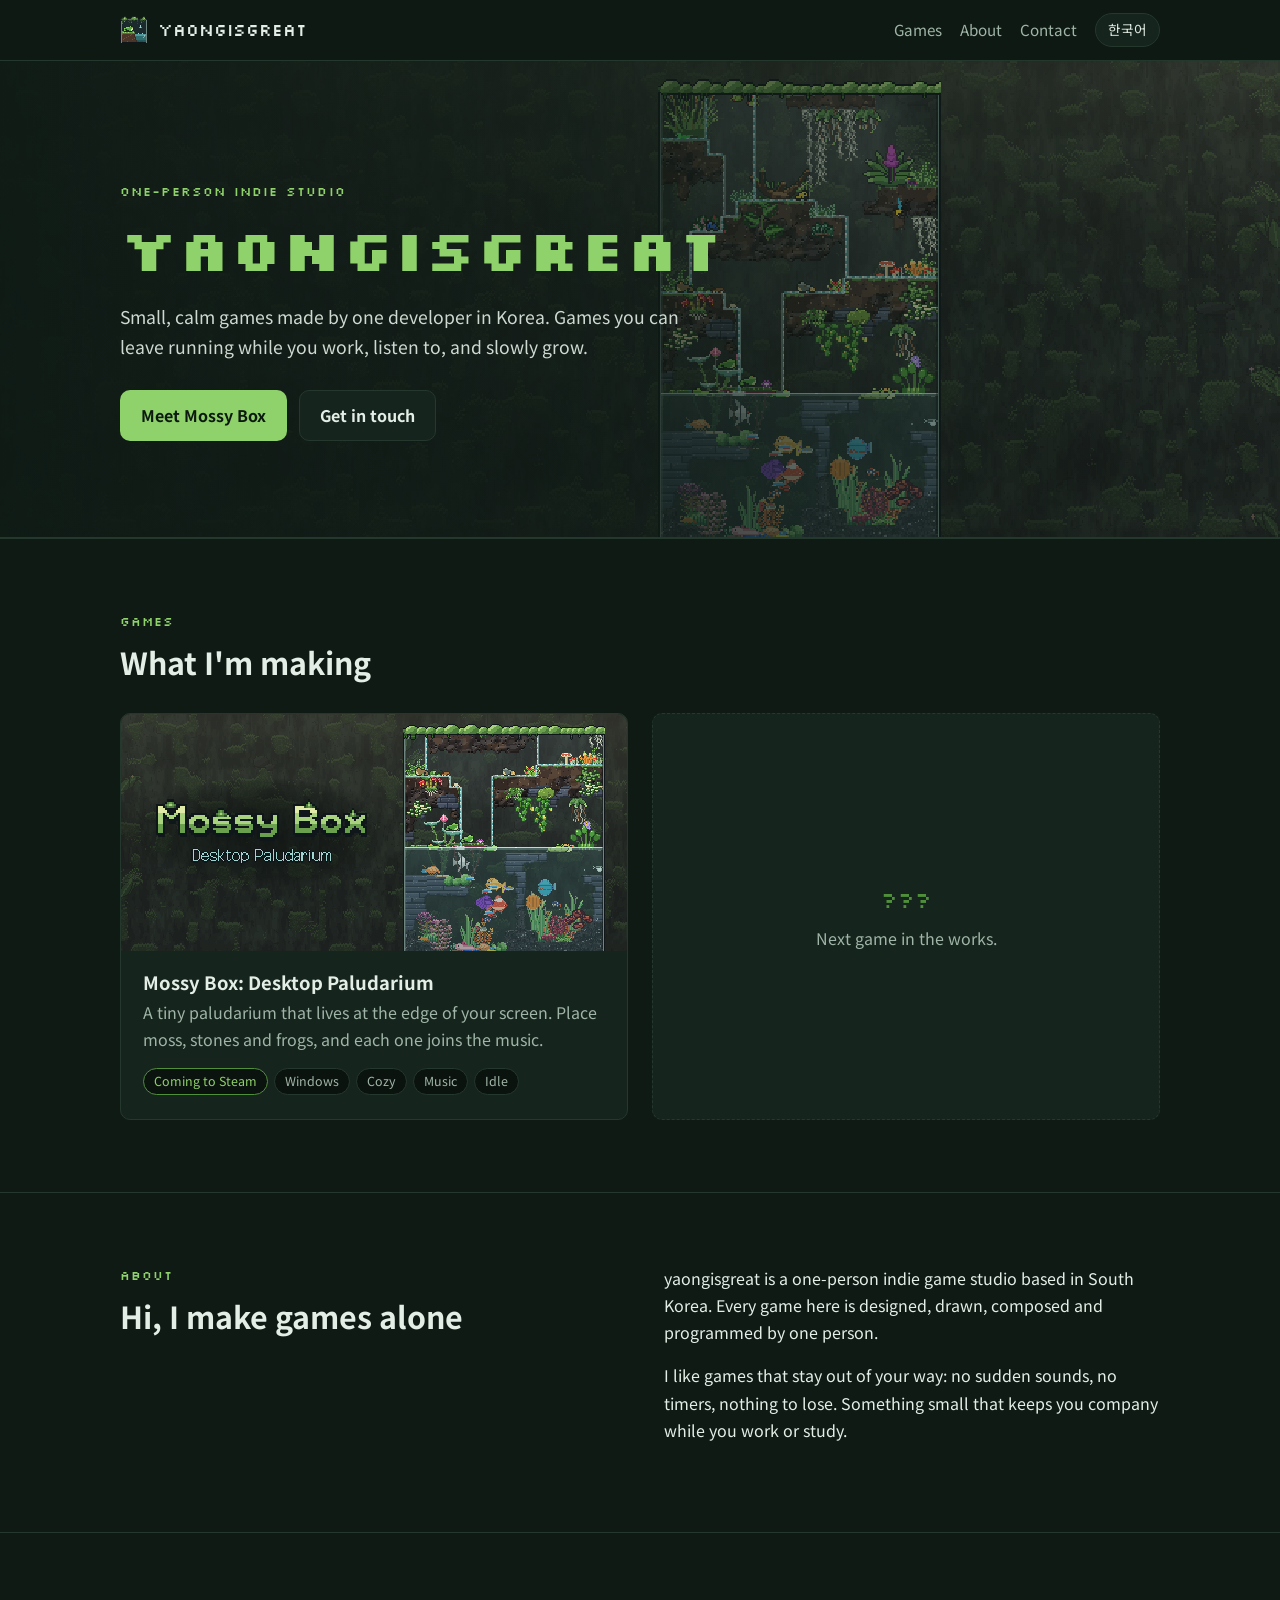
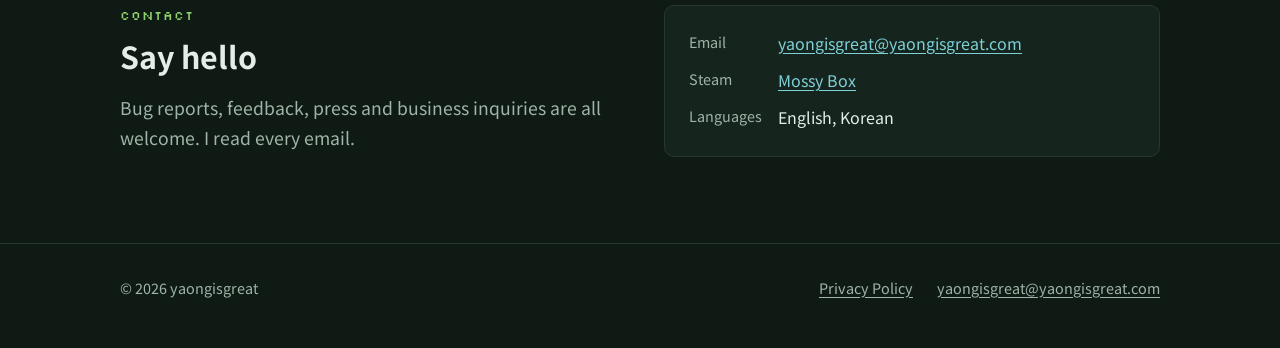
<file: index.html>
<!doctype html>
<html lang="en" class="lang-en">
<head>
  <meta charset="utf-8">
  <meta name="viewport" content="width=device-width, initial-scale=1">
  <title>yaongisgreat — indie games</title>
  <meta name="description" content="yaongisgreat is a one-person indie game studio from Korea making small, calm games. Home of Mossy Box: Desktop Paludarium.">
  <link rel="canonical" href="https://yaongisgreat.com/">
  <link rel="icon" type="image/png" sizes="32x32" href="assets/icons/favicon-32.png">
  <link rel="apple-touch-icon" href="assets/icons/icon-256.png">
  <meta property="og:type" content="website">
  <meta property="og:site_name" content="yaongisgreat">
  <meta property="og:title" content="yaongisgreat — indie games">
  <meta property="og:description" content="A one-person indie game studio making small, calm games.">
  <meta property="og:url" content="https://yaongisgreat.com/">
  <meta property="og:image" content="https://yaongisgreat.com/assets/games/mossy-box/og.png">
  <meta name="twitter:card" content="summary_large_image">
  <script>(function(){var l;try{l=localStorage.getItem("lang")}catch(e){}if(l!=="ko"&&l!=="en")l=(navigator.language||"").toLowerCase().indexOf("ko")===0?"ko":"en";document.documentElement.className="lang-"+l;document.documentElement.lang=l})()</script>
  <link rel="preconnect" href="https://fonts.googleapis.com">
  <link rel="preconnect" href="https://fonts.gstatic.com" crossorigin>
  <link href="https://fonts.googleapis.com/css2?family=Noto+Sans+KR:wght@400;700&family=Silkscreen:wght@400;700&display=swap" rel="stylesheet">
  <link rel="stylesheet" href="assets/site.css">
  <script type="application/ld+json">
  {
    "@context": "https://schema.org",
    "@type": "Organization",
    "name": "yaongisgreat",
    "url": "https://yaongisgreat.com/",
    "email": "yaongisgreat@yaongisgreat.com",
    "logo": "https://yaongisgreat.com/assets/icons/icon-256.png"
  }
  </script>
</head>
<body>

<header class="site-header">
  <div class="wrap">
    <a class="brand" href="./"><img src="assets/icons/favicon-32.png" alt="" width="28" height="28">yaongisgreat</a>
    <nav class="nav" aria-label="Main">
      <a class="nav-link" href="#games"><span class="en">Games</span><span class="ko">게임</span></a>
      <a class="nav-link" href="#about"><span class="en">About</span><span class="ko">소개</span></a>
      <a class="nav-link" href="#contact"><span class="en">Contact</span><span class="ko">연락처</span></a>
      <button class="lang-toggle" type="button" data-lang-toggle aria-label="Switch language / 언어 바꾸기"><span class="en">한국어</span><span class="ko">English</span></button>
    </nav>
  </div>
</header>

<main>
  <section class="hero">
    <div class="wrap">
      <p class="eyebrow"><span class="en">One-person indie studio</span><span class="ko">1인 인디 게임 스튜디오</span></p>
      <h1>yaongisgreat</h1>
      <p class="lead">
        <span class="en">Small, calm games made by one developer in Korea. Games you can leave running while you work, listen to, and slowly grow.</span>
        <span class="ko">한국의 1인 개발자가 만드는 작고 잔잔한 게임. 일하는 동안 켜 두고, 들으면서, 천천히 키워 가는 게임을 만듭니다.</span>
      </p>
      <div class="btns">
        <a class="btn btn-primary" href="games/mossy-box/"><span class="en">Meet Mossy Box</span><span class="ko">Mossy Box 보러 가기</span></a>
        <a class="btn btn-ghost" href="#contact"><span class="en">Get in touch</span><span class="ko">연락하기</span></a>
      </div>
    </div>
  </section>

  <section id="games">
    <div class="wrap">
      <p class="eyebrow"><span class="en">Games</span><span class="ko">게임</span></p>
      <h2><span class="en">What I'm making</span><span class="ko">만들고 있는 게임</span></h2>

      <div class="games">
        <a class="game-card" href="games/mossy-box/">
          <img class="en" src="assets/games/mossy-box/capsule_en.png" alt="Mossy Box: Desktop Paludarium" width="920" height="430" loading="lazy">
          <img class="ko" src="assets/games/mossy-box/capsule_ko.png" alt="Mossy Box: 데스크톱 팔루다리움" width="920" height="430" loading="lazy">
          <div class="body">
            <h3>Mossy Box: Desktop Paludarium</h3>
            <p>
              <span class="en">A tiny paludarium that lives at the edge of your screen. Place moss, stones and frogs, and each one joins the music.</span>
              <span class="ko">화면 가장자리에 사는 작은 팔루다리움. 이끼와 돌, 개구리를 놓으면 저마다 음악에 합류합니다.</span>
            </p>
            <div class="tags">
              <span class="tag status"><span class="en">Coming to Steam</span><span class="ko">Steam 출시 예정</span></span>
              <span class="tag">Windows</span>
              <span class="tag"><span class="en">Cozy</span><span class="ko">힐링</span></span>
              <span class="tag"><span class="en">Music</span><span class="ko">음악</span></span>
              <span class="tag"><span class="en">Idle</span><span class="ko">방치형</span></span>
            </div>
          </div>
        </a>

        <div class="game-card placeholder" aria-hidden="true">
          <div class="pixel">???</div>
          <div><span class="en">Next game in the works.</span><span class="ko">다음 게임을 준비하고 있어요.</span></div>
        </div>
      </div>
    </div>
  </section>

  <section id="about">
    <div class="wrap two-col">
      <div>
        <p class="eyebrow"><span class="en">About</span><span class="ko">소개</span></p>
        <h2><span class="en">Hi, I make games alone</span><span class="ko">혼자 게임을 만듭니다</span></h2>
      </div>
      <div>
        <p class="en">yaongisgreat is a one-person indie game studio based in South Korea. Every game here is designed, drawn, composed and programmed by one person.</p>
        <p class="en">I like games that stay out of your way: no sudden sounds, no timers, nothing to lose. Something small that keeps you company while you work or study.</p>
        <p class="ko">yaongisgreat는 한국의 1인 인디 게임 스튜디오입니다. 이곳의 모든 게임은 한 사람이 기획하고, 그리고, 작곡하고, 프로그래밍합니다.</p>
        <p class="ko">방해하지 않는 게임을 좋아합니다. 갑자기 큰 소리가 나지 않고, 시간 제한도, 잃을 것도 없는 게임. 일하거나 공부할 때 곁에 두는 작은 친구 같은 게임을 만듭니다.</p>
      </div>
    </div>
  </section>

  <section id="contact">
    <div class="wrap two-col">
      <div>
        <p class="eyebrow"><span class="en">Contact</span><span class="ko">연락처</span></p>
        <h2><span class="en">Say hello</span><span class="ko">문의하기</span></h2>
        <p class="lead">
          <span class="en">Bug reports, feedback, press and business inquiries are all welcome. I read every email.</span>
          <span class="ko">버그 제보, 피드백, 언론 및 사업 문의 모두 환영합니다. 모든 메일을 직접 읽습니다.</span>
        </p>
      </div>
      <div class="contact-box">
        <dl>
          <dt><span class="en">Email</span><span class="ko">이메일</span></dt>
          <dd><a href="mailto:yaongisgreat@yaongisgreat.com">yaongisgreat@yaongisgreat.com</a></dd>
          <dt>Steam</dt>
          <dd><a href="https://store.steampowered.com/app/5630780/" rel="noopener">Mossy Box</a></dd>
          <dt><span class="en">Languages</span><span class="ko">언어</span></dt>
          <dd><span class="en">English, Korean</span><span class="ko">한국어, 영어</span></dd>
        </dl>
      </div>
    </div>
  </section>
</main>

<footer class="site-footer">
  <div class="wrap">
    <span class="spacer">© <span data-year>2026</span> yaongisgreat</span>
    <a href="privacy/"><span class="en">Privacy Policy</span><span class="ko">개인정보처리방침</span></a>
    <a href="mailto:yaongisgreat@yaongisgreat.com">yaongisgreat@yaongisgreat.com</a>
  </div>
</footer>

<script src="assets/site.js"></script>
</body>
</html>
</file>
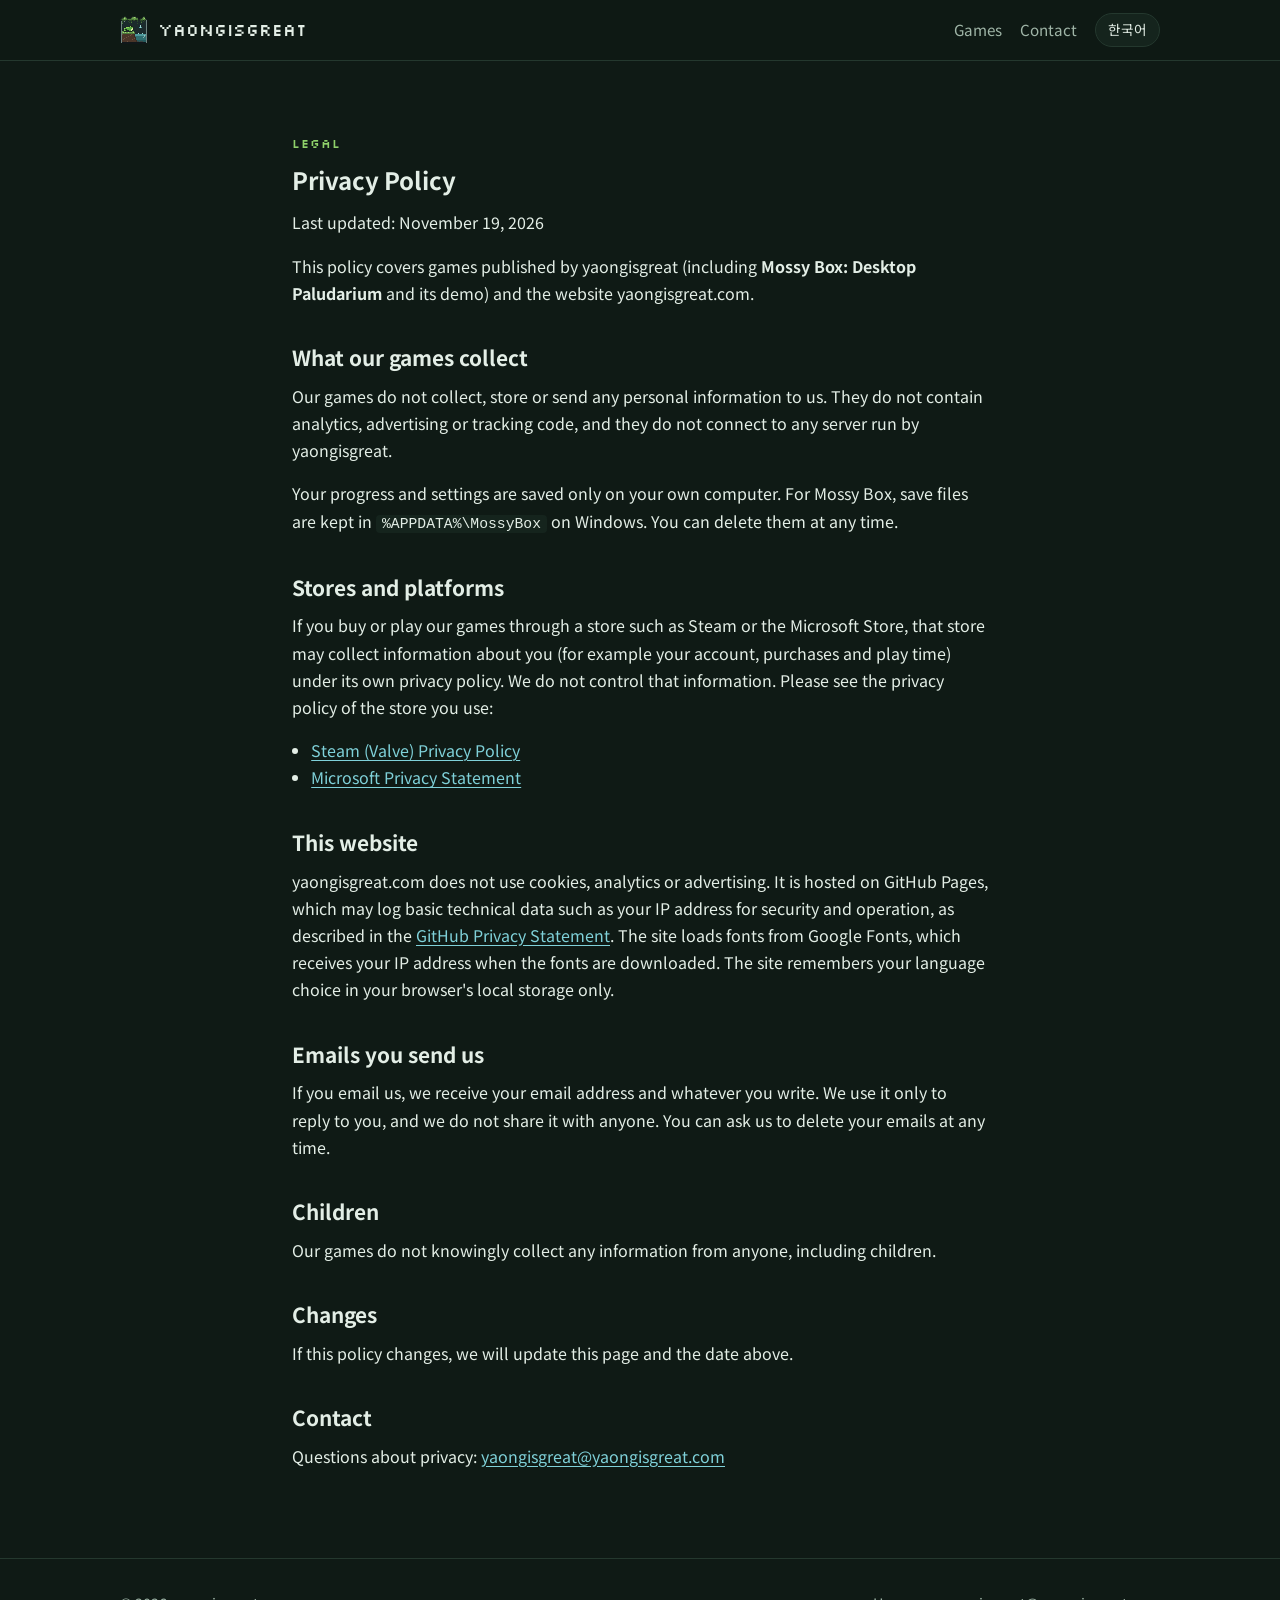
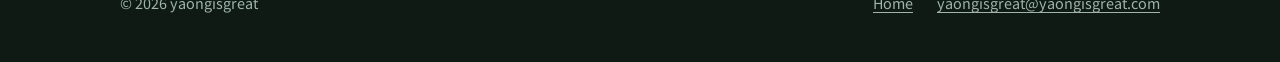
<file: privacy/index.html>
<!doctype html>
<html lang="en" class="lang-en">
<head>
  <meta charset="utf-8">
  <meta name="viewport" content="width=device-width, initial-scale=1">
  <title>Privacy Policy — yaongisgreat</title>
  <meta name="description" content="Privacy policy for yaongisgreat games and yaongisgreat.com.">
  <link rel="canonical" href="https://yaongisgreat.com/privacy/">
  <link rel="icon" type="image/png" sizes="32x32" href="../assets/icons/favicon-32.png">
  <script>(function(){var l;try{l=localStorage.getItem("lang")}catch(e){}if(l!=="ko"&&l!=="en")l=(navigator.language||"").toLowerCase().indexOf("ko")===0?"ko":"en";document.documentElement.className="lang-"+l;document.documentElement.lang=l})()</script>
  <link rel="preconnect" href="https://fonts.googleapis.com">
  <link rel="preconnect" href="https://fonts.gstatic.com" crossorigin>
  <link href="https://fonts.googleapis.com/css2?family=Noto+Sans+KR:wght@400;700&family=Silkscreen:wght@400;700&display=swap" rel="stylesheet">
  <link rel="stylesheet" href="../assets/site.css">
</head>
<body>

<header class="site-header">
  <div class="wrap">
    <a class="brand" href="../"><img src="../assets/icons/favicon-32.png" alt="" width="28" height="28">yaongisgreat</a>
    <nav class="nav" aria-label="Main">
      <a class="nav-link" href="../#games"><span class="en">Games</span><span class="ko">게임</span></a>
      <a class="nav-link" href="../#contact"><span class="en">Contact</span><span class="ko">연락처</span></a>
      <button class="lang-toggle" type="button" data-lang-toggle aria-label="Switch language / 언어 바꾸기"><span class="en">한국어</span><span class="ko">English</span></button>
    </nav>
  </div>
</header>

<main>
  <section>
    <div class="wrap prose">

      <!-- ===================== English ===================== -->
      <div class="en">
        <p class="eyebrow">Legal</p>
        <h1>Privacy Policy</h1>
        <p>Last updated: November 19, 2026</p>
        <p>This policy covers games published by yaongisgreat (including <strong>Mossy Box: Desktop Paludarium</strong> and its demo) and the website yaongisgreat.com.</p>

        <h2>What our games collect</h2>
        <p>Our games do not collect, store or send any personal information to us. They do not contain analytics, advertising or tracking code, and they do not connect to any server run by yaongisgreat.</p>
        <p>Your progress and settings are saved only on your own computer. For Mossy Box, save files are kept in <code>%APPDATA%\MossyBox</code> on Windows. You can delete them at any time.</p>

        <h2>Stores and platforms</h2>
        <p>If you buy or play our games through a store such as Steam or the Microsoft Store, that store may collect information about you (for example your account, purchases and play time) under its own privacy policy. We do not control that information. Please see the privacy policy of the store you use:</p>
        <ul>
          <li><a href="https://store.steampowered.com/privacy_agreement/" rel="noopener">Steam (Valve) Privacy Policy</a></li>
          <li><a href="https://privacy.microsoft.com/privacystatement" rel="noopener">Microsoft Privacy Statement</a></li>
        </ul>

        <h2>This website</h2>
        <p>yaongisgreat.com does not use cookies, analytics or advertising. It is hosted on GitHub Pages, which may log basic technical data such as your IP address for security and operation, as described in the <a href="https://docs.github.com/en/site-policy/privacy-policies/github-general-privacy-statement" rel="noopener">GitHub Privacy Statement</a>. The site loads fonts from Google Fonts, which receives your IP address when the fonts are downloaded. The site remembers your language choice in your browser's local storage only.</p>

        <h2>Emails you send us</h2>
        <p>If you email us, we receive your email address and whatever you write. We use it only to reply to you, and we do not share it with anyone. You can ask us to delete your emails at any time.</p>

        <h2>Children</h2>
        <p>Our games do not knowingly collect any information from anyone, including children.</p>

        <h2>Changes</h2>
        <p>If this policy changes, we will update this page and the date above.</p>

        <h2>Contact</h2>
        <p>Questions about privacy: <a href="mailto:yaongisgreat@yaongisgreat.com">yaongisgreat@yaongisgreat.com</a></p>
      </div>

      <!-- ===================== 한국어 ===================== -->
      <div class="ko">
        <p class="eyebrow">Legal</p>
        <h1>개인정보처리방침</h1>
        <p>최종 수정일: 2026년 11월 19일</p>
        <p>이 방침은 yaongisgreat가 출시하는 게임(<strong>Mossy Box: 데스크톱 팔루다리움</strong> 및 데모 포함)과 웹사이트 yaongisgreat.com에 적용됩니다.</p>

        <h2>게임이 수집하는 정보</h2>
        <p>저희 게임은 어떠한 개인정보도 수집하거나 저장하거나 저희에게 전송하지 않습니다. 분석, 광고, 추적 코드가 들어 있지 않으며, yaongisgreat가 운영하는 서버에 접속하지 않습니다.</p>
        <p>진행 상황과 설정은 이용자의 컴퓨터에만 저장됩니다. Mossy Box의 세이브 파일은 Windows의 <code>%APPDATA%\MossyBox</code> 폴더에 있으며, 언제든 직접 삭제할 수 있습니다.</p>

        <h2>스토어와 플랫폼</h2>
        <p>Steam이나 Microsoft Store 같은 스토어를 통해 게임을 구매하거나 플레이하는 경우, 해당 스토어가 자체 개인정보처리방침에 따라 계정, 구매 내역, 플레이 시간 등의 정보를 수집할 수 있습니다. 이 정보는 저희가 관리하지 않으니, 이용하는 스토어의 방침을 확인해 주세요.</p>
        <ul>
          <li><a href="https://store.steampowered.com/privacy_agreement/koreana/" rel="noopener">Steam(Valve) 개인정보 처리방침</a></li>
          <li><a href="https://privacy.microsoft.com/ko-kr/privacystatement" rel="noopener">Microsoft 개인정보처리방침</a></li>
        </ul>

        <h2>이 웹사이트</h2>
        <p>yaongisgreat.com은 쿠키, 분석 도구, 광고를 사용하지 않습니다. 사이트는 GitHub Pages에서 호스팅되며, GitHub은 보안과 운영을 위해 IP 주소 같은 기본적인 기술 정보를 기록할 수 있습니다(<a href="https://docs.github.com/en/site-policy/privacy-policies/github-general-privacy-statement" rel="noopener">GitHub 개인정보처리방침</a>). 글꼴은 Google Fonts에서 불러오며, 이때 Google이 IP 주소를 받습니다. 언어 선택은 브라우저의 로컬 저장소에만 기억됩니다.</p>

        <h2>이메일 문의</h2>
        <p>이메일을 보내시면 이메일 주소와 보내신 내용을 받게 됩니다. 이는 답장하는 데에만 쓰며 누구와도 공유하지 않습니다. 언제든 메일 삭제를 요청하실 수 있습니다.</p>

        <h2>아동</h2>
        <p>저희 게임은 아동을 포함한 누구로부터도 정보를 수집하지 않습니다.</p>

        <h2>변경</h2>
        <p>방침이 바뀌면 이 페이지와 위 날짜를 갱신합니다.</p>

        <h2>문의</h2>
        <p>개인정보 관련 문의: <a href="mailto:yaongisgreat@yaongisgreat.com">yaongisgreat@yaongisgreat.com</a></p>
      </div>

    </div>
  </section>
</main>

<footer class="site-footer">
  <div class="wrap">
    <span class="spacer">© <span data-year>2026</span> yaongisgreat</span>
    <a href="../"><span class="en">Home</span><span class="ko">홈</span></a>
    <a href="mailto:yaongisgreat@yaongisgreat.com">yaongisgreat@yaongisgreat.com</a>
  </div>
</footer>

<script src="../assets/site.js"></script>
</body>
</html>
</file>
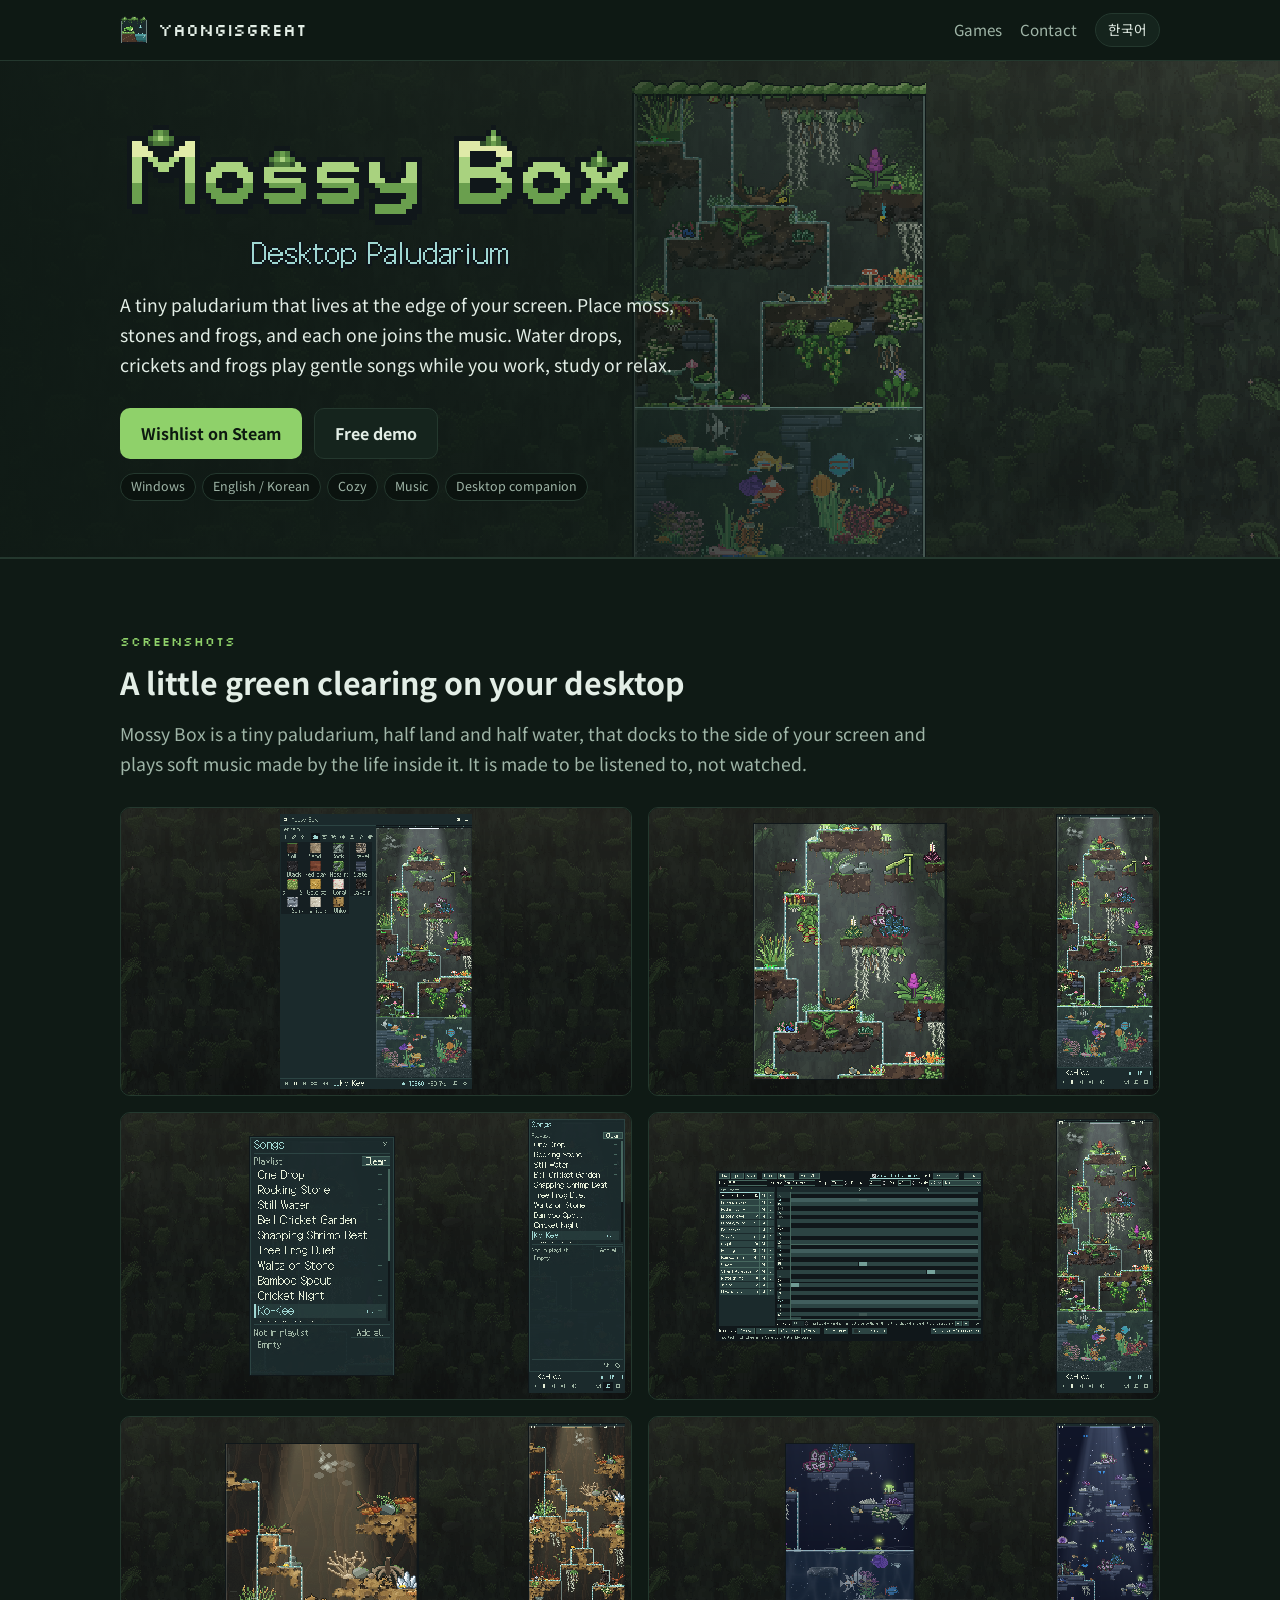
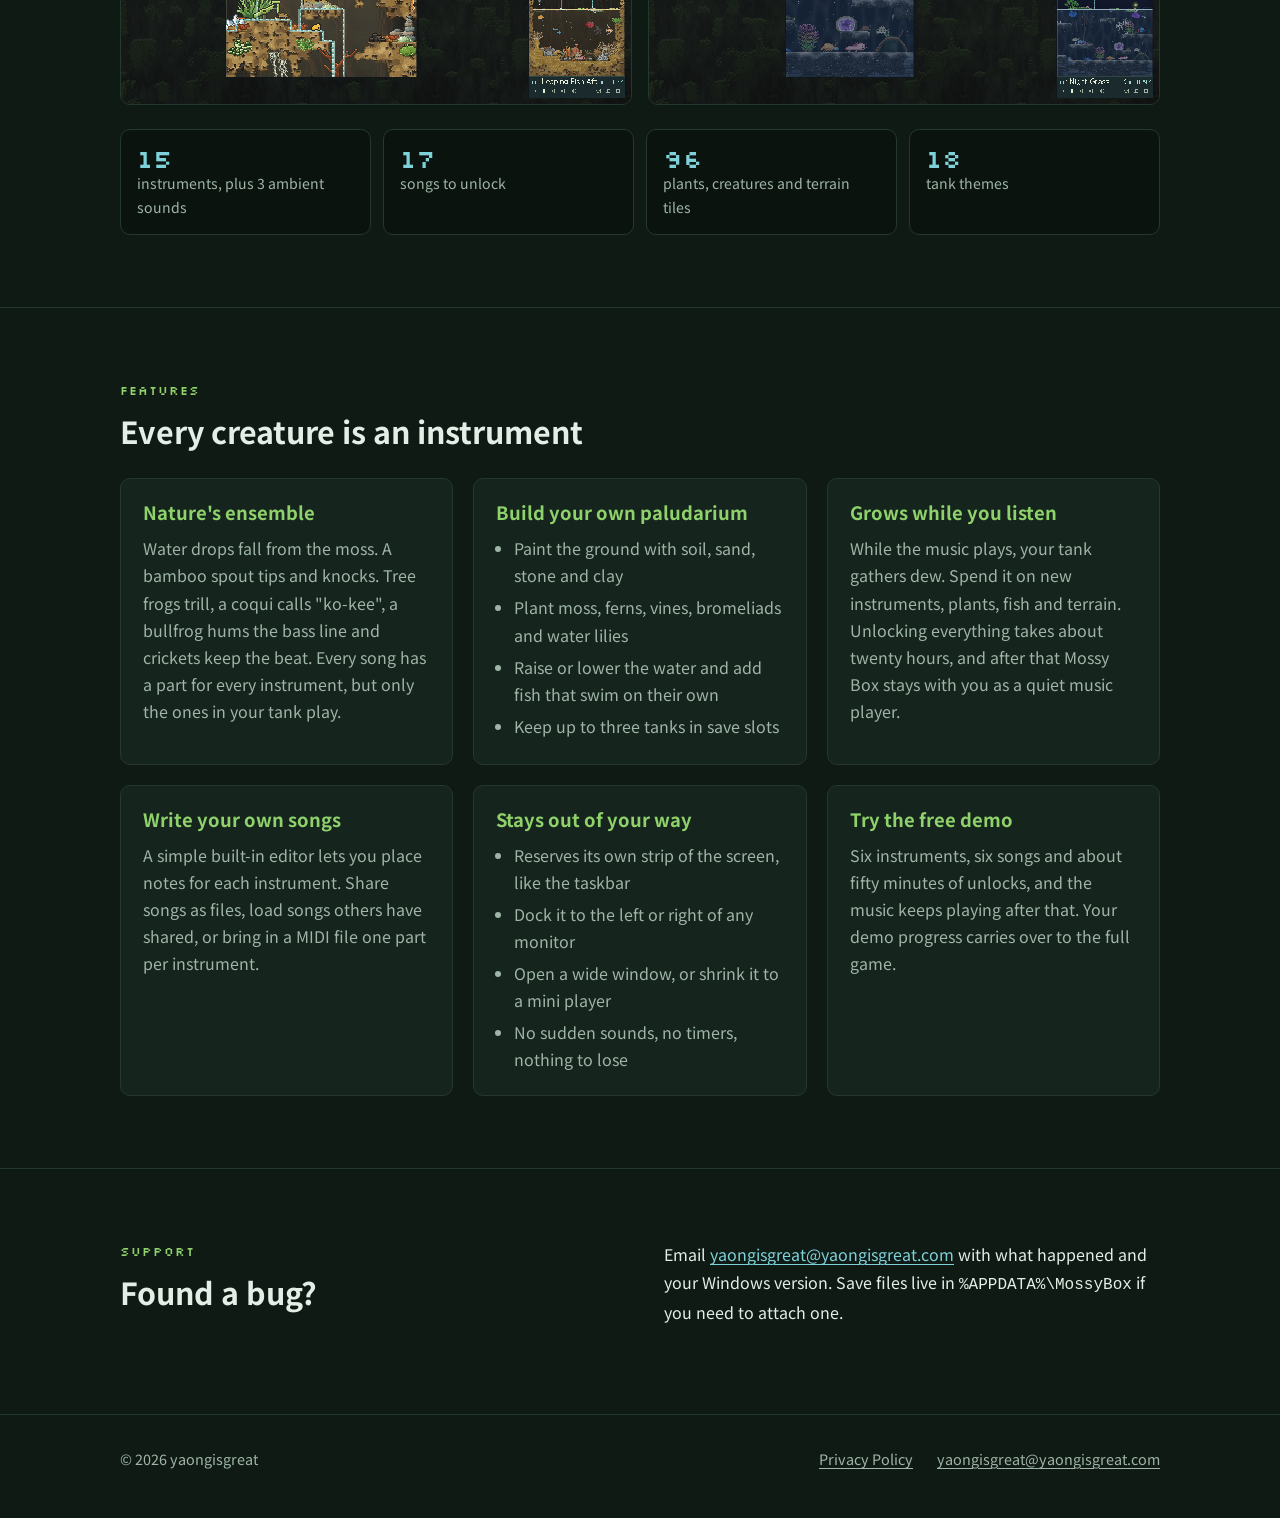
<file: games/mossy-box/index.html>
<!doctype html>
<html lang="en" class="lang-en">
<head>
  <meta charset="utf-8">
  <meta name="viewport" content="width=device-width, initial-scale=1">
  <title>Mossy Box: Desktop Paludarium — yaongisgreat</title>
  <meta name="description" content="A tiny paludarium that lives at the edge of your screen. Place moss, stones and frogs, and each one joins the music.">
  <link rel="canonical" href="https://yaongisgreat.com/games/mossy-box/">
  <link rel="icon" type="image/png" sizes="32x32" href="../../assets/icons/favicon-32.png">
  <link rel="apple-touch-icon" href="../../assets/icons/icon-256.png">
  <meta property="og:type" content="website">
  <meta property="og:site_name" content="yaongisgreat">
  <meta property="og:title" content="Mossy Box: Desktop Paludarium">
  <meta property="og:description" content="A tiny paludarium that lives at the edge of your screen. Place moss, stones and frogs, and each one joins the music.">
  <meta property="og:url" content="https://yaongisgreat.com/games/mossy-box/">
  <meta property="og:image" content="https://yaongisgreat.com/assets/games/mossy-box/og.png">
  <meta name="twitter:card" content="summary_large_image">
  <script>(function(){var l;try{l=localStorage.getItem("lang")}catch(e){}if(l!=="ko"&&l!=="en")l=(navigator.language||"").toLowerCase().indexOf("ko")===0?"ko":"en";document.documentElement.className="lang-"+l;document.documentElement.lang=l})()</script>
  <link rel="preconnect" href="https://fonts.googleapis.com">
  <link rel="preconnect" href="https://fonts.gstatic.com" crossorigin>
  <link href="https://fonts.googleapis.com/css2?family=Noto+Sans+KR:wght@400;700&family=Silkscreen:wght@400;700&display=swap" rel="stylesheet">
  <link rel="stylesheet" href="../../assets/site.css">
  <script type="application/ld+json">
  {
    "@context": "https://schema.org",
    "@type": "VideoGame",
    "name": "Mossy Box: Desktop Paludarium",
    "url": "https://yaongisgreat.com/games/mossy-box/",
    "image": "https://yaongisgreat.com/assets/games/mossy-box/og.png",
    "gamePlatform": "Windows",
    "author": { "@type": "Organization", "name": "yaongisgreat", "url": "https://yaongisgreat.com/" }
  }
  </script>
</head>
<body>

<header class="site-header">
  <div class="wrap">
    <a class="brand" href="../../"><img src="../../assets/icons/favicon-32.png" alt="" width="28" height="28">yaongisgreat</a>
    <nav class="nav" aria-label="Main">
      <a class="nav-link" href="../../#games"><span class="en">Games</span><span class="ko">게임</span></a>
      <a class="nav-link" href="../../#contact"><span class="en">Contact</span><span class="ko">연락처</span></a>
      <button class="lang-toggle" type="button" data-lang-toggle aria-label="Switch language / 언어 바꾸기"><span class="en">한국어</span><span class="ko">English</span></button>
    </nav>
  </div>
</header>

<main>
  <section class="game-hero">
    <div class="wrap">
      <h1 style="margin:0">
        <img class="logo en" src="../../assets/games/mossy-box/logo_en.png" alt="Mossy Box: Desktop Paludarium" width="1280" height="363">
        <img class="logo ko" src="../../assets/games/mossy-box/logo_ko.png" alt="Mossy Box: 데스크톱 팔루다리움" width="1280" height="363">
      </h1>
      <p class="lead">
        <span class="en">A tiny paludarium that lives at the edge of your screen. Place moss, stones and frogs, and each one joins the music. Water drops, crickets and frogs play gentle songs while you work, study or relax.</span>
        <span class="ko">화면 가장자리에 사는 작은 팔루다리움. 이끼와 돌, 개구리를 놓으면 저마다 음악에 합류합니다. 물방울과 귀뚜라미, 개구리가 연주하는 잔잔한 곡을 틀어 두고 일하고, 공부하고, 쉬세요.</span>
      </p>
      <div class="btns">
        <a class="btn btn-primary" href="https://store.steampowered.com/app/5630780/" rel="noopener"><span class="en">Wishlist on Steam</span><span class="ko">Steam 찜하기</span></a>
        <a class="btn btn-ghost" href="https://store.steampowered.com/app/5631660/" rel="noopener"><span class="en">Free demo</span><span class="ko">무료 데모</span></a>
        <!-- Microsoft Store: replace the href with your store link once it's live, then remove these comment markers.
        <a class="btn btn-ghost" href="https://apps.microsoft.com/detail/YOUR_PRODUCT_ID" rel="noopener">Microsoft Store</a>
        -->
      </div>
      <div class="tags">
        <span class="tag">Windows</span>
        <span class="tag"><span class="en">English / Korean</span><span class="ko">한국어 / 영어</span></span>
        <span class="tag"><span class="en">Cozy</span><span class="ko">힐링</span></span>
        <span class="tag"><span class="en">Music</span><span class="ko">음악</span></span>
        <span class="tag"><span class="en">Desktop companion</span><span class="ko">데스크톱 친구</span></span>
      </div>
    </div>
  </section>

  <section>
    <div class="wrap">
      <p class="eyebrow"><span class="en">Screenshots</span><span class="ko">스크린샷</span></p>
      <h2><span class="en">A little green clearing on your desktop</span><span class="ko">바탕화면 위의 작은 초록 숲</span></h2>
      <p class="lead">
        <span class="en">Mossy Box is a tiny paludarium, half land and half water, that docks to the side of your screen and plays soft music made by the life inside it. It is made to be listened to, not watched.</span>
        <span class="ko">Mossy Box는 화면 옆에 붙어 있는 작은 팔루다리움입니다. 절반은 땅, 절반은 물인 이 수조 속 생물들이 잔잔한 음악을 연주합니다. 보는 게임이 아니라 듣는 게임입니다.</span>
      </p>

      <div class="shots">
        <a class="en" href="../../assets/games/mossy-box/shot_wide_en.png"><img src="../../assets/games/mossy-box/shot_wide_en.png" alt="The wide window: shop beside the whole tank" width="1920" height="1080" loading="lazy"></a>
        <a class="ko" href="../../assets/games/mossy-box/shot_wide_ko.png"><img src="../../assets/games/mossy-box/shot_wide_ko.png" alt="상점과 수조 전체를 나란히 보는 넓은 창" width="1920" height="1080" loading="lazy"></a>
        <a class="en" href="../../assets/games/mossy-box/shot_tank_en.png"><img src="../../assets/games/mossy-box/shot_tank_en.png" alt="A lush tank of moss, frogs and fish" width="1920" height="1080" loading="lazy"></a>
        <a class="ko" href="../../assets/games/mossy-box/shot_tank_ko.png"><img src="../../assets/games/mossy-box/shot_tank_ko.png" alt="이끼와 개구리, 물고기가 가득한 수조" width="1920" height="1080" loading="lazy"></a>
        <a class="en" href="../../assets/games/mossy-box/shot_songs_en.png"><img src="../../assets/games/mossy-box/shot_songs_en.png" alt="Song list and playlist" width="1920" height="1080" loading="lazy"></a>
        <a class="ko" href="../../assets/games/mossy-box/shot_songs_ko.png"><img src="../../assets/games/mossy-box/shot_songs_ko.png" alt="곡 목록과 재생 목록" width="1920" height="1080" loading="lazy"></a>
        <a class="en" href="../../assets/games/mossy-box/shot_editor_en.png"><img src="../../assets/games/mossy-box/shot_editor_en.png" alt="The built-in song editor" width="1920" height="1080" loading="lazy"></a>
        <a class="ko" href="../../assets/games/mossy-box/shot_editor_ko.png"><img src="../../assets/games/mossy-box/shot_editor_ko.png" alt="내장 곡 편집기" width="1920" height="1080" loading="lazy"></a>
        <a class="en" href="../../assets/games/mossy-box/shot_canopy_en.png"><img src="../../assets/games/mossy-box/shot_canopy_en.png" alt="Vines and bromeliads in the canopy" width="1920" height="1080" loading="lazy"></a>
        <a class="ko" href="../../assets/games/mossy-box/shot_canopy_ko.png"><img src="../../assets/games/mossy-box/shot_canopy_ko.png" alt="덩굴과 브로멜리아드가 자란 수조 윗부분" width="1920" height="1080" loading="lazy"></a>
        <a class="en" href="../../assets/games/mossy-box/shot_stream_en.png"><img src="../../assets/games/mossy-box/shot_stream_en.png" alt="A trickling stream through the tank" width="1920" height="1080" loading="lazy"></a>
        <a class="ko" href="../../assets/games/mossy-box/shot_stream_ko.png"><img src="../../assets/games/mossy-box/shot_stream_ko.png" alt="수조 사이로 흐르는 시냇물" width="1920" height="1080" loading="lazy"></a>
      </div>

      <div class="facts">
        <div class="fact"><div class="n">15</div><div class="l"><span class="en">instruments, plus 3 ambient sounds</span><span class="ko">악기, 그리고 배경음 3종</span></div></div>
        <div class="fact"><div class="n">17</div><div class="l"><span class="en">songs to unlock</span><span class="ko">해금할 수 있는 곡</span></div></div>
        <div class="fact"><div class="n">96</div><div class="l"><span class="en">plants, creatures and terrain tiles</span><span class="ko">식물·생물·지형</span></div></div>
        <div class="fact"><div class="n">18</div><div class="l"><span class="en">tank themes</span><span class="ko">수조 테마</span></div></div>
      </div>
    </div>
  </section>

  <section>
    <div class="wrap">
      <p class="eyebrow"><span class="en">Features</span><span class="ko">특징</span></p>
      <h2><span class="en">Every creature is an instrument</span><span class="ko">모든 생물이 악기</span></h2>

      <div class="features">
        <div class="feature">
          <h3><span class="en">Nature's ensemble</span><span class="ko">자연의 합주</span></h3>
          <p class="en">Water drops fall from the moss. A bamboo spout tips and knocks. Tree frogs trill, a coqui calls "ko-kee", a bullfrog hums the bass line and crickets keep the beat. Every song has a part for every instrument, but only the ones in your tank play.</p>
          <p class="ko">이끼에서 물방울이 떨어지고, 시시오도시가 기울며 "통" 하고 울립니다. 청개구리가 떨리는 소리로 노래하고, 코키개구리가 "코-키" 하고 부르고, 황소개구리가 베이스를 깔고, 귀뚜라미가 박자를 채웁니다. 모든 곡에는 모든 악기의 파트가 있지만, 수조에 있는 악기만 소리를 냅니다.</p>
        </div>
        <div class="feature">
          <h3><span class="en">Build your own paludarium</span><span class="ko">나만의 팔루다리움</span></h3>
          <ul class="en">
            <li>Paint the ground with soil, sand, stone and clay</li>
            <li>Plant moss, ferns, vines, bromeliads and water lilies</li>
            <li>Raise or lower the water and add fish that swim on their own</li>
            <li>Keep up to three tanks in save slots</li>
          </ul>
          <ul class="ko">
            <li>흙, 모래, 돌, 점토로 지형을 칠하세요</li>
            <li>이끼, 고사리, 덩굴, 브로멜리아드, 수련을 심으세요</li>
            <li>물 높이를 조절하고 스스로 헤엄치는 물고기를 넣으세요</li>
            <li>수조를 슬롯 3개에 저장해 두고 바꿔 가며 꾸밀 수 있습니다</li>
          </ul>
        </div>
        <div class="feature">
          <h3><span class="en">Grows while you listen</span><span class="ko">듣는 동안 자라는 수조</span></h3>
          <p class="en">While the music plays, your tank gathers dew. Spend it on new instruments, plants, fish and terrain. Unlocking everything takes about twenty hours, and after that Mossy Box stays with you as a quiet music player.</p>
          <p class="ko">음악이 흐르는 동안 수조에 이슬이 맺힙니다. 이슬로 새 악기, 식물, 물고기, 지형을 들이세요. 전부 해금하는 데 약 20시간이 걸리고, 그 뒤에도 Mossy Box는 조용한 음악 플레이어로 곁에 남습니다.</p>
        </div>
        <div class="feature">
          <h3><span class="en">Write your own songs</span><span class="ko">직접 곡 만들기</span></h3>
          <p class="en">A simple built-in editor lets you place notes for each instrument. Share songs as files, load songs others have shared, or bring in a MIDI file one part per instrument.</p>
          <p class="ko">간단한 내장 편집기로 악기마다 음을 찍을 수 있습니다. 만든 곡을 파일로 공유하고, 남이 공유한 곡을 불러오고, MIDI 파일을 악기마다 파트 하나씩 가져올 수도 있습니다.</p>
        </div>
        <div class="feature">
          <h3><span class="en">Stays out of your way</span><span class="ko">작업을 방해하지 않게</span></h3>
          <ul class="en">
            <li>Reserves its own strip of the screen, like the taskbar</li>
            <li>Dock it to the left or right of any monitor</li>
            <li>Open a wide window, or shrink it to a mini player</li>
            <li>No sudden sounds, no timers, nothing to lose</li>
          </ul>
          <ul class="ko">
            <li>작업 표시줄처럼 화면 한 줄을 차지해 다른 창에 가려지지 않습니다</li>
            <li>어느 모니터든 왼쪽이나 오른쪽에 붙일 수 있습니다</li>
            <li>넓은 창으로 펼치거나 미니 플레이어로 줄일 수 있습니다</li>
            <li>갑자기 큰 소리가 나지 않고, 시간 제한도, 잃을 것도 없습니다</li>
          </ul>
        </div>
        <div class="feature">
          <h3><span class="en">Try the free demo</span><span class="ko">무료 데모</span></h3>
          <p class="en">Six instruments, six songs and about fifty minutes of unlocks, and the music keeps playing after that. Your demo progress carries over to the full game.</p>
          <p class="ko">악기 6종과 곡 6개, 약 50분 분량의 해금을 즐길 수 있고, 그 뒤에도 음악은 계속 흐릅니다. 데모 진행 상황은 정식판으로 이어집니다.</p>
        </div>
      </div>
    </div>
  </section>

  <section>
    <div class="wrap two-col">
      <div>
        <p class="eyebrow"><span class="en">Support</span><span class="ko">고객 지원</span></p>
        <h2><span class="en">Found a bug?</span><span class="ko">버그를 발견하셨나요?</span></h2>
      </div>
      <div>
        <p class="en">Email <a href="mailto:yaongisgreat@yaongisgreat.com?subject=Mossy%20Box">yaongisgreat@yaongisgreat.com</a> with what happened and your Windows version. Save files live in <code>%APPDATA%\MossyBox</code> if you need to attach one.</p>
        <p class="ko"><a href="mailto:yaongisgreat@yaongisgreat.com?subject=Mossy%20Box">yaongisgreat@yaongisgreat.com</a>으로 어떤 일이 있었는지와 Windows 버전을 보내 주세요. 세이브 파일이 필요하면 <code>%APPDATA%\MossyBox</code> 폴더에 있습니다.</p>
      </div>
    </div>
  </section>
</main>

<footer class="site-footer">
  <div class="wrap">
    <span class="spacer">© <span data-year>2026</span> yaongisgreat</span>
    <a href="../../privacy/"><span class="en">Privacy Policy</span><span class="ko">개인정보처리방침</span></a>
    <a href="mailto:yaongisgreat@yaongisgreat.com">yaongisgreat@yaongisgreat.com</a>
  </div>
</footer>

<div class="lightbox" role="dialog" aria-label="Screenshot"><img alt=""></div>

<script src="../../assets/site.js"></script>
</body>
</html>
</file>
<file: assets/site.css>
/* yaongisgreat.com — shared styles */

:root {
  --bg: #0f1a15;
  --bg-raised: #15241d;
  --bg-sunken: #0b130f;
  --line: #24382e;
  --text: #e3eee6;
  --text-dim: #9fb5a7;
  --moss: #8fd16a;
  --moss-deep: #4f8f3a;
  --water: #7fd1d9;
  --accent-ink: #0d1a10;
  --radius: 10px;
  --max: 1080px;
  --font-body: "Noto Sans KR", system-ui, -apple-system, "Segoe UI", sans-serif;
  --font-pixel: "Silkscreen", "Noto Sans KR", monospace;
  color-scheme: dark;
}

*, *::before, *::after { box-sizing: border-box; }

html { -webkit-text-size-adjust: 100%; scroll-behavior: smooth; }

body {
  margin: 0;
  background: var(--bg);
  color: var(--text);
  font-family: var(--font-body);
  font-size: 16px;
  line-height: 1.7;
  word-break: keep-all;
  overflow-wrap: anywhere;
}

img { max-width: 100%; height: auto; display: block; }
a { color: var(--water); text-underline-offset: 3px; }
a:hover { color: #b5eef2; }

/* ---------- language switching ---------- */
html.lang-en .ko, html.lang-ko .en { display: none !important; }

/* ---------- layout ---------- */
.wrap { width: 100%; max-width: var(--max); margin: 0 auto; padding: 0 20px; }
section { padding: 72px 0; }
section + section { border-top: 1px solid var(--line); }

h1, h2, h3 { line-height: 1.25; margin: 0 0 .6em; text-wrap: balance; }
h2 { font-size: clamp(1.4rem, 3vw, 1.9rem); }
h3 { font-size: 1.15rem; }
p { margin: 0 0 1em; }
.lead { font-size: 1.1rem; color: var(--text-dim); max-width: 46em; }
.eyebrow {
  font-family: var(--font-pixel);
  font-size: .8rem;
  letter-spacing: .08em;
  text-transform: uppercase;
  color: var(--moss);
  margin: 0 0 .8em;
}

/* ---------- header ---------- */
.site-header {
  position: sticky; top: 0; z-index: 10;
  background: rgba(15, 26, 21, .88);
  backdrop-filter: blur(8px);
  -webkit-backdrop-filter: blur(8px);
  border-bottom: 1px solid var(--line);
}
.site-header .wrap {
  display: flex; align-items: center; gap: 16px;
  min-height: 60px;
}
.brand {
  font-family: var(--font-pixel);
  font-size: 1.05rem;
  color: var(--text);
  text-decoration: none;
  display: flex; align-items: center; gap: 10px;
  margin-right: auto;
}
.brand img { width: 28px; height: 28px; image-rendering: pixelated; border-radius: 4px; }
.brand:hover { color: var(--moss); }
.nav { display: flex; gap: 18px; align-items: center; }
.nav a { color: var(--text-dim); text-decoration: none; font-size: .95rem; }
.nav a:hover { color: var(--text); }
.lang-toggle {
  font: inherit; font-size: .85rem;
  color: var(--text);
  background: var(--bg-raised);
  border: 1px solid var(--line);
  border-radius: 999px;
  padding: 4px 12px;
  cursor: pointer;
}
.lang-toggle:hover { border-color: var(--moss-deep); }
@media (max-width: 560px) {
  .nav .nav-link { display: none; }
}

/* ---------- hero ---------- */
.hero {
  position: relative;
  padding: 120px 0 96px;
  background:
    linear-gradient(90deg, rgba(15,26,21,.96) 0%, rgba(15,26,21,.75) 45%, rgba(15,26,21,.15) 100%),
    url("games/mossy-box/hero.png") center right / cover no-repeat;
  image-rendering: pixelated;
  border-bottom: 1px solid var(--line);
}
.hero h1 {
  font-family: var(--font-pixel);
  font-weight: 700;
  font-size: clamp(2rem, 6vw, 3.6rem);
  color: var(--moss);
  letter-spacing: .02em;
  margin-bottom: .3em;
}
.hero .lead { color: var(--text); opacity: .9; max-width: 32em; }
@media (max-width: 720px) {
  .hero { padding: 80px 0 64px; }
}
@media (max-width: 1000px) {
  .hero { background:
    linear-gradient(180deg, rgba(15,26,21,.88), rgba(15,26,21,.94)),
    url("games/mossy-box/hero.png") 72% center / cover no-repeat; }
}

/* ---------- buttons ---------- */
.btns { display: flex; flex-wrap: wrap; gap: 12px; margin-top: 28px; }
.btn {
  display: inline-flex; align-items: center; gap: 8px;
  padding: 11px 20px;
  border-radius: var(--radius);
  font-weight: 700;
  text-decoration: none;
  border: 1px solid transparent;
  transition: transform .12s ease, background .12s ease;
}
.btn:hover { transform: translateY(-1px); }
.btn-primary { background: var(--moss); color: var(--accent-ink); }
.btn-primary:hover { background: #a6e283; color: var(--accent-ink); }
.btn-ghost { border-color: var(--line); color: var(--text); background: var(--bg-raised); }
.btn-ghost:hover { border-color: var(--moss-deep); color: var(--text); }

/* ---------- game cards ---------- */
.games { display: grid; grid-template-columns: repeat(auto-fill, minmax(min(100%, 420px), 1fr)); gap: 24px; margin-top: 32px; }
.game-card {
  background: var(--bg-raised);
  border: 1px solid var(--line);
  border-radius: var(--radius);
  overflow: hidden;
  display: flex; flex-direction: column;
  text-decoration: none; color: inherit;
  transition: border-color .15s ease, transform .15s ease;
}
.game-card:hover { border-color: var(--moss-deep); transform: translateY(-2px); color: inherit; }
.game-card img { aspect-ratio: 920 / 430; width: 100%; object-fit: cover; image-rendering: pixelated; }
.game-card .body { padding: 20px 22px 24px; }
.game-card h3 { margin-bottom: .3em; }
.game-card p { color: var(--text-dim); margin: 0; }
.tags { display: flex; flex-wrap: wrap; gap: 6px; margin-top: 14px; }
.tag {
  font-size: .78rem;
  padding: 2px 10px;
  border-radius: 999px;
  background: var(--bg-sunken);
  border: 1px solid var(--line);
  color: var(--text-dim);
}
.tag.status { color: var(--moss); border-color: var(--moss-deep); }

.game-card.placeholder {
  border-style: dashed;
  align-items: center; justify-content: center;
  min-height: 220px;
  color: var(--text-dim);
  text-align: center;
  padding: 24px;
}
.game-card.placeholder:hover { transform: none; border-color: var(--line); }
.game-card.placeholder .pixel { font-family: var(--font-pixel); color: var(--moss-deep); font-size: 1.4rem; margin-bottom: 6px; }

/* ---------- about / contact ---------- */
.two-col { display: grid; grid-template-columns: 1fr 1fr; gap: 48px; align-items: start; }
@media (max-width: 760px) { .two-col { grid-template-columns: 1fr; gap: 24px; } }
.contact-box {
  background: var(--bg-raised);
  border: 1px solid var(--line);
  border-radius: var(--radius);
  padding: 24px;
}
.contact-box dl { margin: 0; display: grid; grid-template-columns: auto 1fr; gap: 10px 16px; }
.contact-box dt { color: var(--text-dim); font-size: .9rem; }
.contact-box dd { margin: 0; }

/* ---------- game page ---------- */
.game-hero {
  padding: 64px 0 56px;
  background:
    linear-gradient(90deg, rgba(15,26,21,.95) 0%, rgba(15,26,21,.7) 50%, rgba(15,26,21,.1) 100%),
    url("games/mossy-box/hero.png") center right / cover no-repeat;
  image-rendering: pixelated;
  border-bottom: 1px solid var(--line);
}
@media (max-width: 1000px) {
  .game-hero { background:
    linear-gradient(180deg, rgba(15,26,21,.86), rgba(15,26,21,.94)),
    url("games/mossy-box/hero.png") 72% center / cover no-repeat; }
}
.game-hero .logo { width: min(520px, 100%); image-rendering: pixelated; margin-bottom: 18px; }
.game-hero .lead { color: var(--text); max-width: 32em; }

.trailer {
  aspect-ratio: 16 / 9; width: 100%;
  border: 1px solid var(--line); border-radius: var(--radius);
  background: var(--bg-sunken);
}

.shots { display: grid; grid-template-columns: repeat(2, 1fr); gap: 16px; margin-top: 28px; }
@media (max-width: 640px) { .shots { grid-template-columns: 1fr; } }
.shots a { display: block; border-radius: var(--radius); overflow: hidden; border: 1px solid var(--line); }
.shots img { width: 100%; aspect-ratio: 16 / 9; object-fit: cover; image-rendering: pixelated; transition: transform .25s ease; }
.shots a:hover img { transform: scale(1.03); }

.features { display: grid; grid-template-columns: repeat(auto-fill, minmax(min(100%, 300px), 1fr)); gap: 20px; margin-top: 28px; }
.feature {
  background: var(--bg-raised);
  border: 1px solid var(--line);
  border-radius: var(--radius);
  padding: 22px;
}
.feature h3 { color: var(--moss); }
.feature p, .feature li { color: var(--text-dim); }
.feature ul { margin: 0; padding-left: 1.1em; }
.feature li + li { margin-top: .3em; }

.facts { display: grid; grid-template-columns: repeat(auto-fill, minmax(min(100%, 200px), 1fr)); gap: 12px; margin-top: 24px; }
.fact { background: var(--bg-sunken); border: 1px solid var(--line); border-radius: var(--radius); padding: 14px 16px; }
.fact .n { font-family: var(--font-pixel); color: var(--water); font-size: 1.6rem; line-height: 1.1; }
.fact .l { color: var(--text-dim); font-size: .88rem; }

/* ---------- prose (privacy) ---------- */
.prose { max-width: 46em; }
.prose h2 { margin-top: 1.8em; font-size: 1.3rem; }
.prose ul { padding-left: 1.2em; }
.prose code { background: var(--bg-raised); padding: 1px 6px; border-radius: 4px; font-size: .92em; }

/* ---------- footer ---------- */
.site-footer { border-top: 1px solid var(--line); padding: 32px 0 48px; color: var(--text-dim); font-size: .9rem; }
.site-footer .wrap { display: flex; flex-wrap: wrap; gap: 12px 24px; align-items: center; }
.site-footer .spacer { margin-right: auto; }
.site-footer a { color: var(--text-dim); }
.site-footer a:hover { color: var(--text); }

/* ---------- lightbox ---------- */
.lightbox {
  position: fixed; inset: 0; z-index: 50;
  background: rgba(5, 10, 8, .92);
  display: none; align-items: center; justify-content: center;
  padding: 16px; cursor: zoom-out;
}
.lightbox.open { display: flex; }
.lightbox img { max-height: 100%; max-width: 100%; image-rendering: pixelated; border-radius: 6px; }

@media (prefers-reduced-motion: reduce) {
  * { transition: none !important; scroll-behavior: auto !important; }
}

:focus-visible { outline: 2px solid var(--water); outline-offset: 3px; border-radius: 4px; }
</file>
